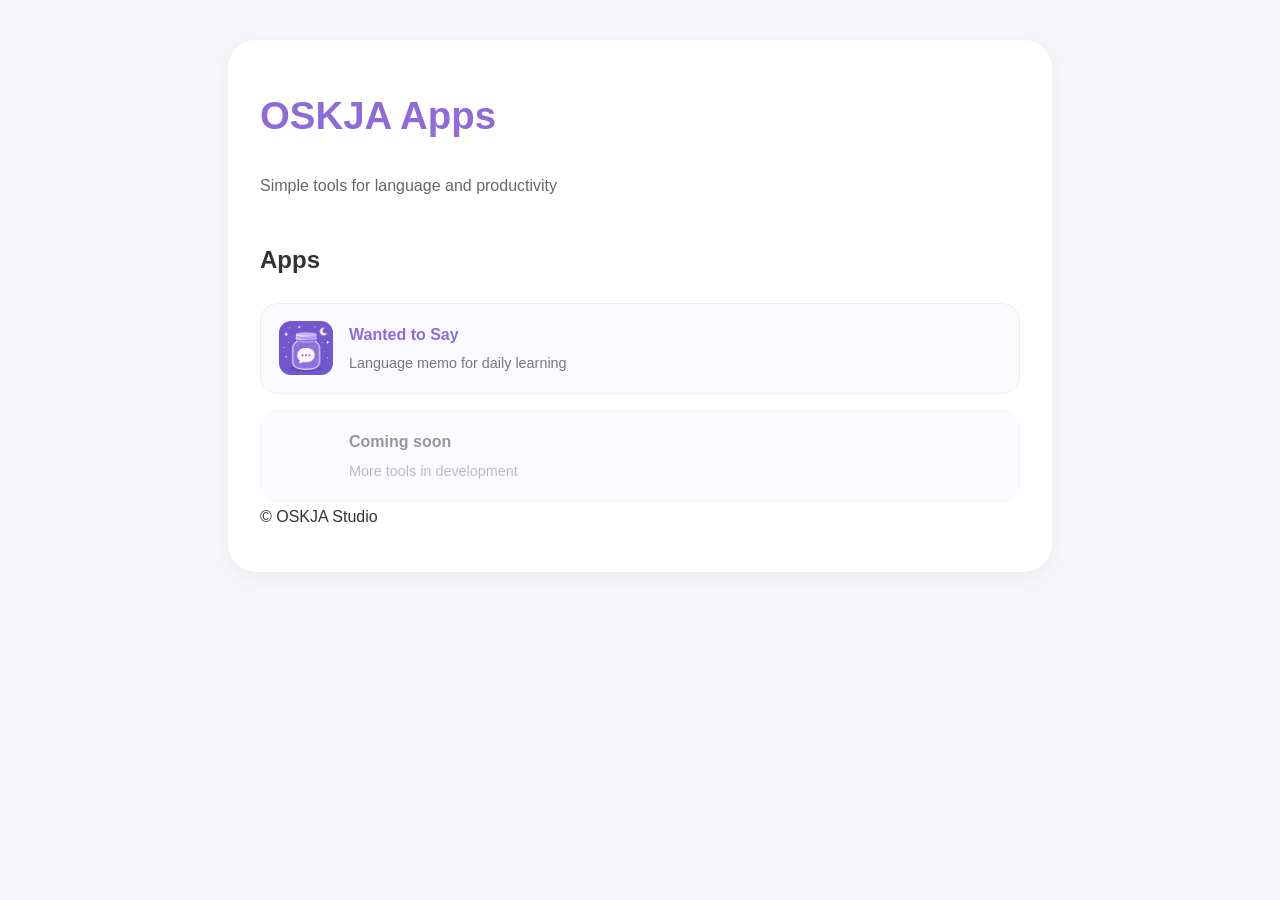
<file: index.html>
<!DOCTYPE html>
<html lang="en">
<head>
  <meta charset="UTF-8">
  <title>OSKJA Apps</title>
  <meta name="viewport" content="width=device-width, initial-scale=1.0">

  <link rel="stylesheet" href="./assets/css/global.css">
  <link rel="stylesheet" href="./assets/css/hub.css">
</head>

<body>

<div class="card">

  <h1>OSKJA Apps</h1>
  <p class="subtitle">Simple tools for language and productivity</p>

  <section>

    <h2>Apps</h2>

    <!-- App Card -->
    <a class="app-card" href="./wanted-to-say/index.html">

      <img src="./wanted-to-say/assets/img/icon.png" class="app-icon">

      <div>
        <div class="app-title">Wanted to Say</div>
        <div class="app-desc">Language memo for daily learning</div>
      </div>

    </a>

    <!-- 追加予定用（プレースホルダ） -->
    <div class="app-card" style="opacity:0.5;">
      <div class="app-icon"></div>
      <div>
        <div class="app-title">Coming soon</div>
        <div class="app-desc">More tools in development</div>
      </div>
    </div>

  </section>

  <footer>
    © OSKJA Studio
  </footer>

</div>

</body>
</html>
</file>
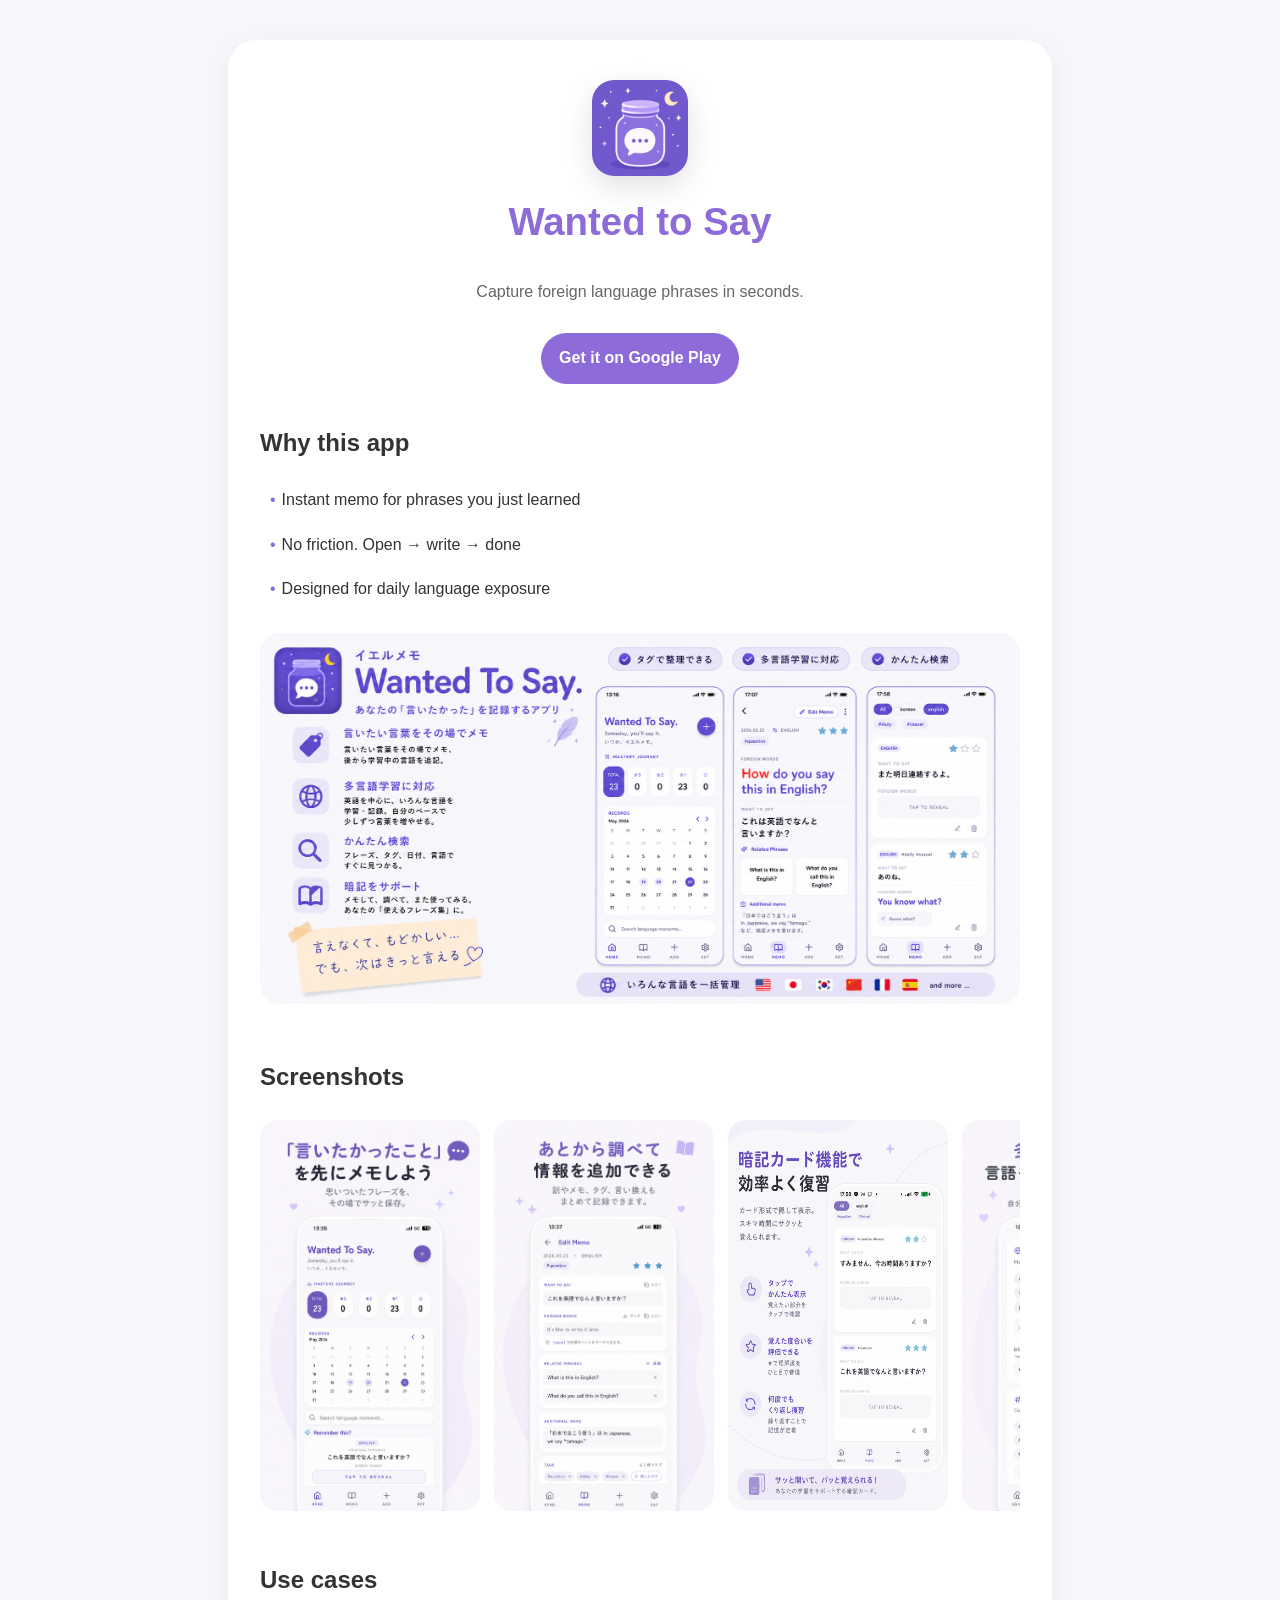
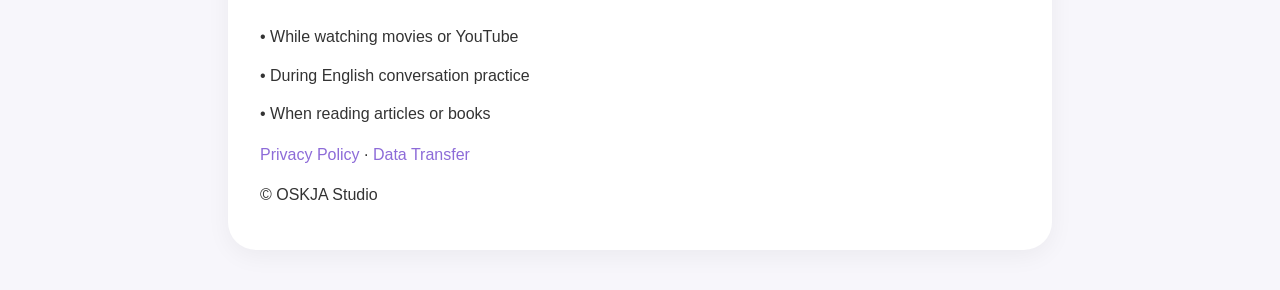
<file: wanted-to-say/index.html>
<!DOCTYPE html>
<html lang="en">
<head>
  <meta charset="UTF-8">
  <title>Wanted to Say - Language Memo App</title>
  <meta name="viewport" content="width=device-width, initial-scale=1.0">

  <link rel="stylesheet" href="../assets/css/global.css">
  <link rel="stylesheet" href="./assets/css/app.css">
  <link rel="icon" href="assets/img/favicon.ico" sizes="any">
</head>

<body>

<div class="card">

  <!-- HERO -->
  <div class="hero">
    <img src="./assets/img/icon.png" alt="icon">
    <h1>Wanted to Say</h1>
    <p class="subtitle">Capture foreign language phrases in seconds.</p>

    <a class="cta" href="https://play.google.com/store/apps/details?id=com.oskja.wantedtosay">
      Get it on Google Play
    </a>
  </div>

  <!-- VALUE -->
  <section class="features">
    <h2>Why this app</h2>

    <div class="feature">Instant memo for phrases you just learned</div>
    <div class="feature">No friction. Open → write → done</div>
    <div class="feature">Designed for daily language exposure</div>
  </section>

  <!-- FEATURE -->
  <section class="feature-graphic">
    <img src="./assets/img/feature/feature.png" class="feature-img">
  </section>

  <!-- SCREENSHOTS -->
  <section class="screenshots">
    <h2>Screenshots</h2>

    <div class="shot-row">
      <img src="./assets/img/screenshots/1.png">
      <img src="./assets/img/screenshots/2.png">
      <img src="./assets/img/screenshots/3.png">
      <img src="./assets/img/screenshots/4.png">
      <img src="./assets/img/screenshots/5.png">
      <img src="./assets/img/screenshots/6.png">
      <img src="./assets/img/screenshots/7.png">
      <img src="./assets/img/screenshots/8.png">
    </div>
  </section>

  <!-- USE CASE -->
  <section class="usecase">
    <h2>Use cases</h2>

    <p>• While watching movies or YouTube</p>
    <p>• During English conversation practice</p>
    <p>• When reading articles or books</p>
  </section>

  <!-- FOOTER -->
  <footer>
    <p>
      <a href="./privacy.html">Privacy Policy</a> ·
      <a href="./data-transfer.html">Data Transfer</a>
    </p>
    © OSKJA Studio
  </footer>

</div>

</body>
</html>
</file>
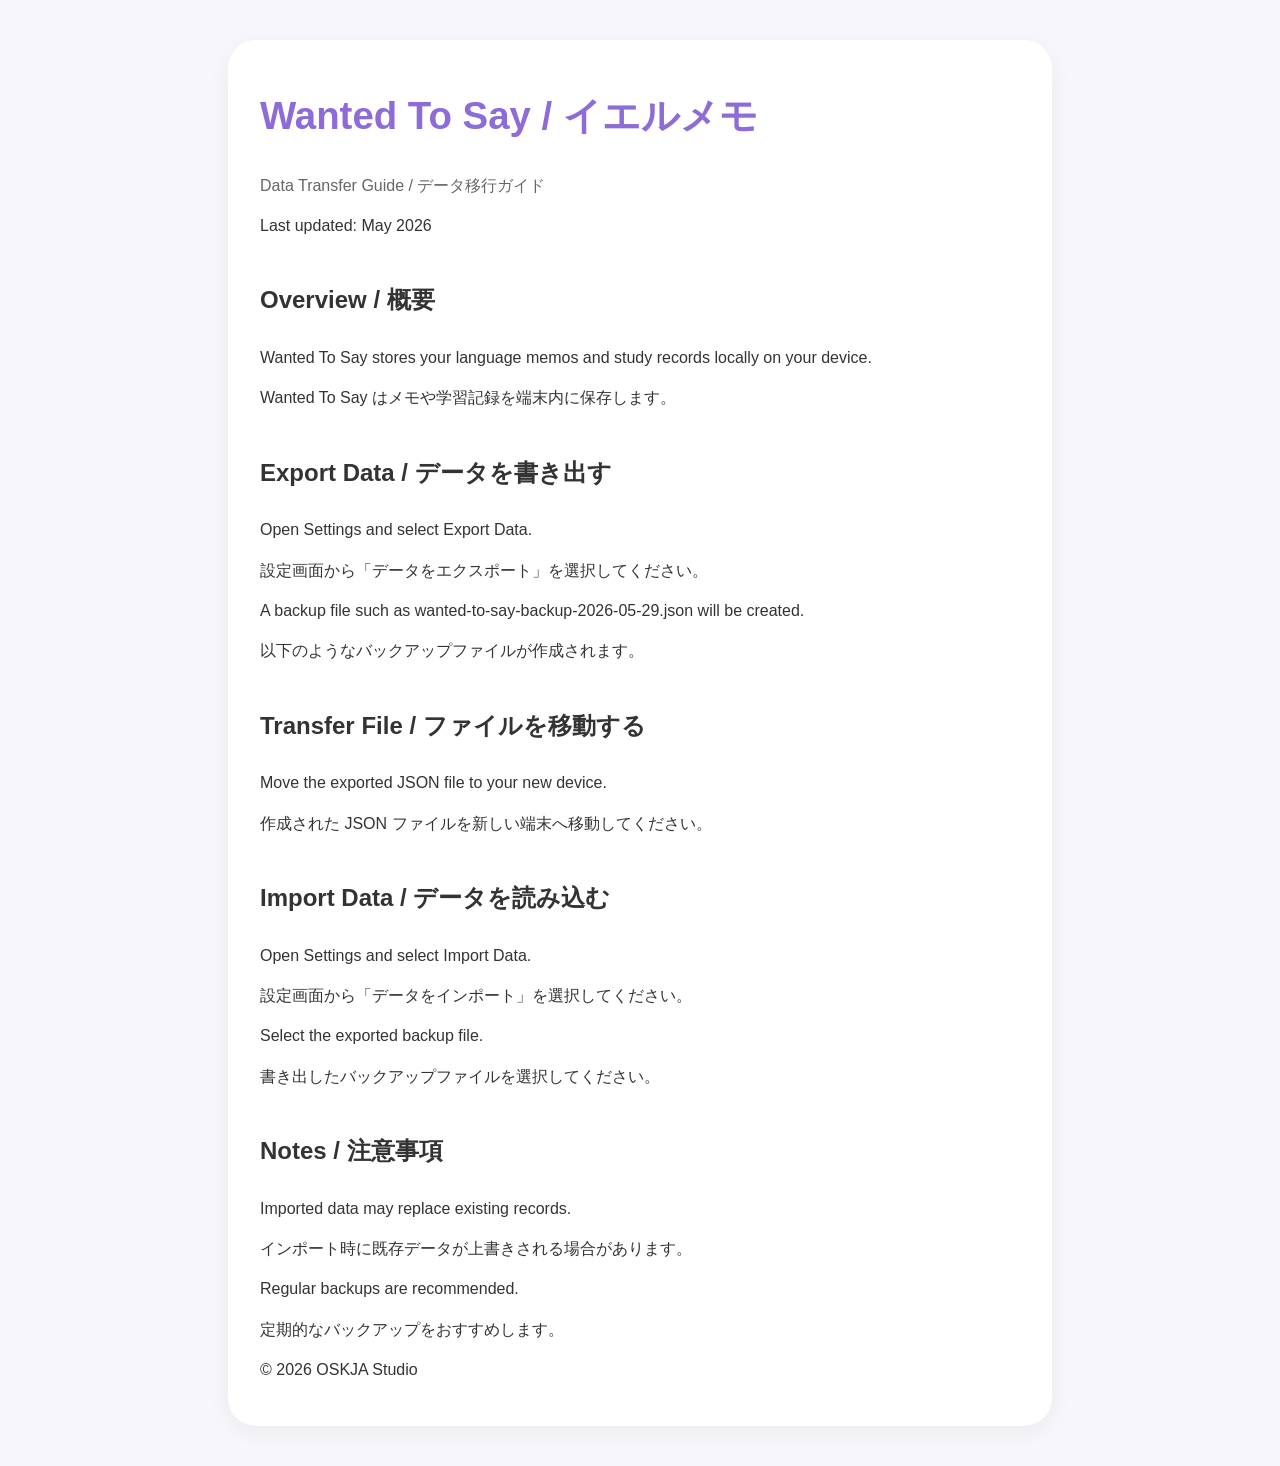
<file: wanted-to-say/data-transfer.html>
<!DOCTYPE html>

<html lang="ja">
<head>
  <meta charset="UTF-8" />
  <meta name="viewport" content="width=device-width, initial-scale=1.0" />
  <title>Wanted To Say - Data Transfer Guide</title>

  <link rel="stylesheet" href="../assets/css/global.css">
  <link rel="stylesheet" href="./assets/css/app.css">
  <link rel="icon" href="assets/img/favicon.ico" sizes="any">
</head>

<body>
  <div class="card">
    <h1>Wanted To Say / イエルメモ</h1>
    <p class="subtitle">
      Data Transfer Guide / データ移行ガイド
    </p>
    
    <p class="updated">
      Last updated: May 2026
    </p>
    
    <section>
      <h2>Overview / 概要</h2>
    
      <p>
        Wanted To Say stores your language memos and study records locally on your device.
      </p>
    
      <p>
        Wanted To Say はメモや学習記録を端末内に保存します。
      </p>
    </section>
    
    <section>
      <h2>Export Data / データを書き出す</h2>
    
      <p>
        Open Settings and select Export Data.
      </p>
    
      <p>
        設定画面から「データをエクスポート」を選択してください。
      </p>
    
      <p>
        A backup file such as wanted-to-say-backup-2026-05-29.json will be created.
      </p>
    
      <p>
        以下のようなバックアップファイルが作成されます。
      </p>
    </section>
    
    <section>
      <h2>Transfer File / ファイルを移動する</h2>
    
      <p>
        Move the exported JSON file to your new device.
      </p>
    
      <p>
        作成された JSON ファイルを新しい端末へ移動してください。
      </p>
    </section>
    
    <section>
      <h2>Import Data / データを読み込む</h2>
    
      <p>
        Open Settings and select Import Data.
      </p>
    
      <p>
        設定画面から「データをインポート」を選択してください。
      </p>
    
      <p>
        Select the exported backup file.
      </p>
    
      <p>
        書き出したバックアップファイルを選択してください。
      </p>
    </section>
    
    <section>
      <h2>Notes / 注意事項</h2>
    
      <p>
        Imported data may replace existing records.
      </p>
    
      <p>
        インポート時に既存データが上書きされる場合があります。
      </p>
    
      <p>
        Regular backups are recommended.
      </p>
    
      <p>
        定期的なバックアップをおすすめします。
      </p>
    </section>

    <footer>
      © 2026 OSKJA Studio
    </footer>
  </div>
</body>
</html>
</file>
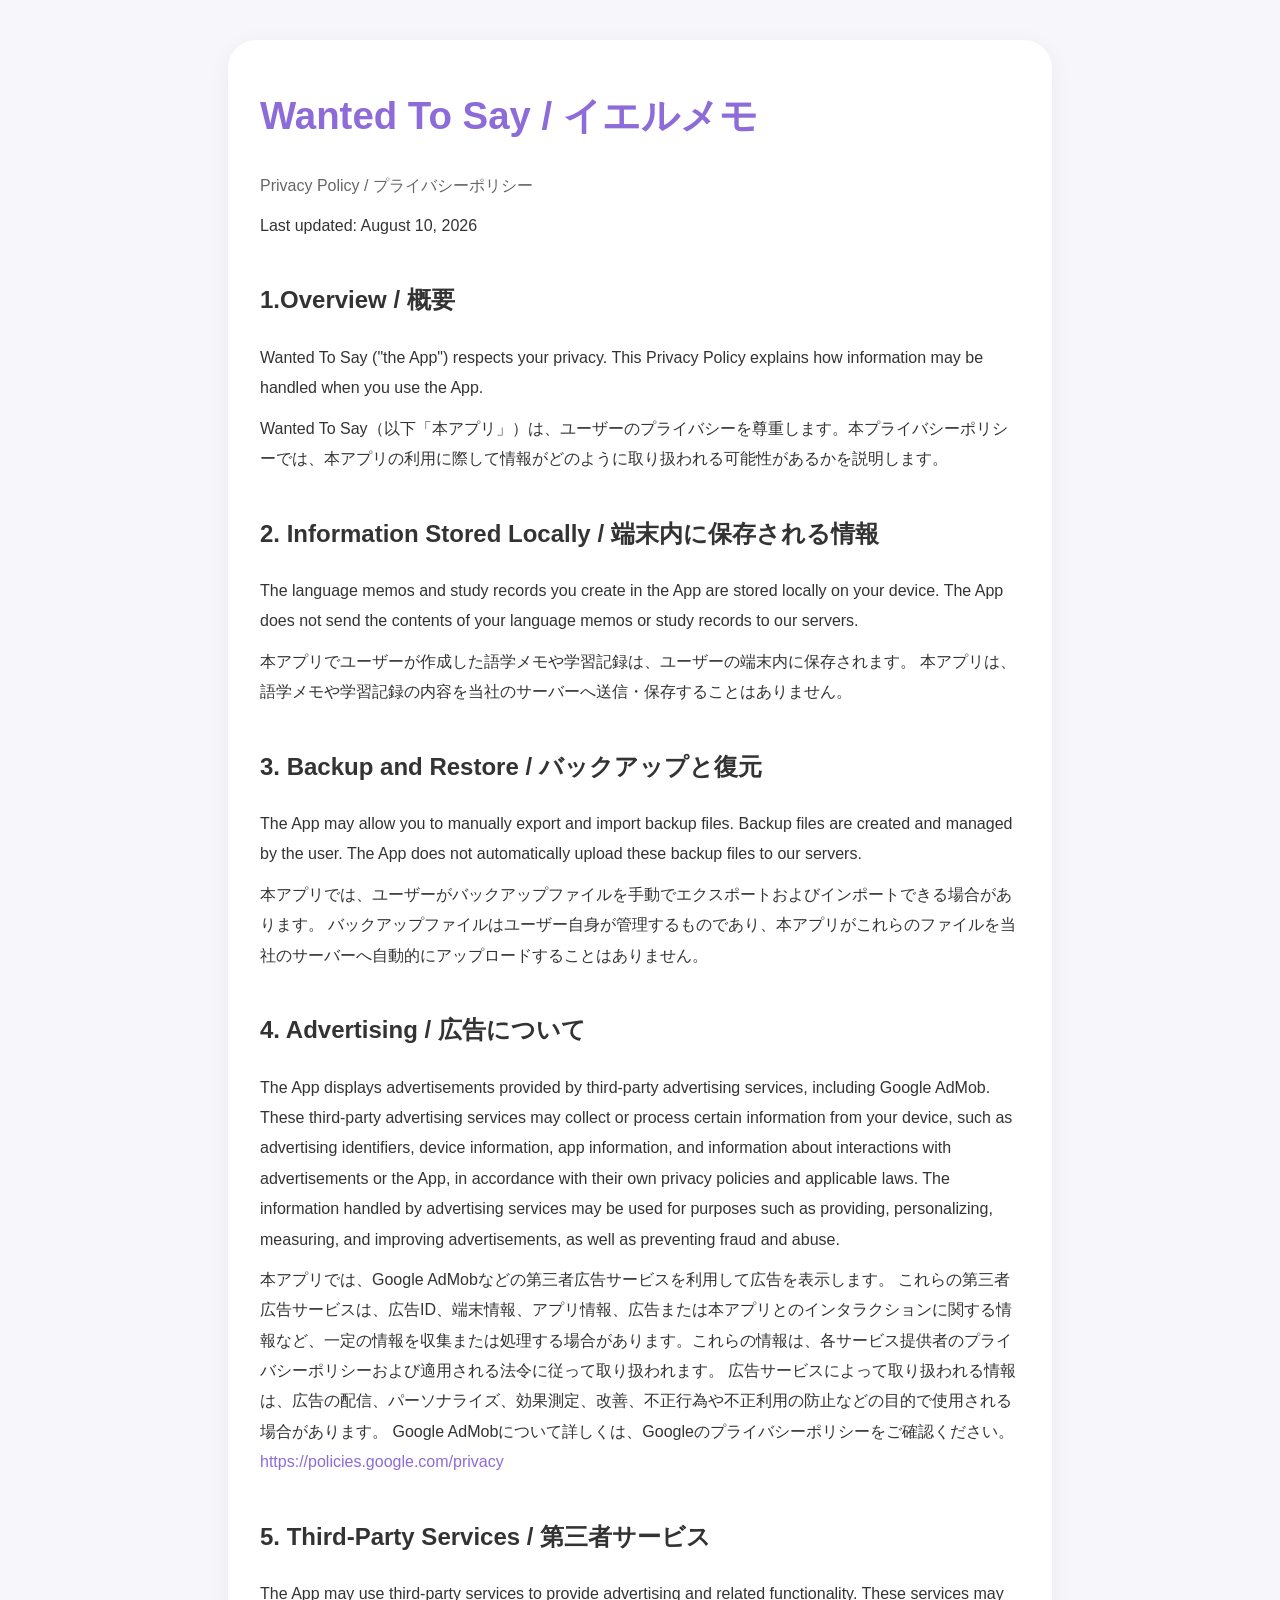
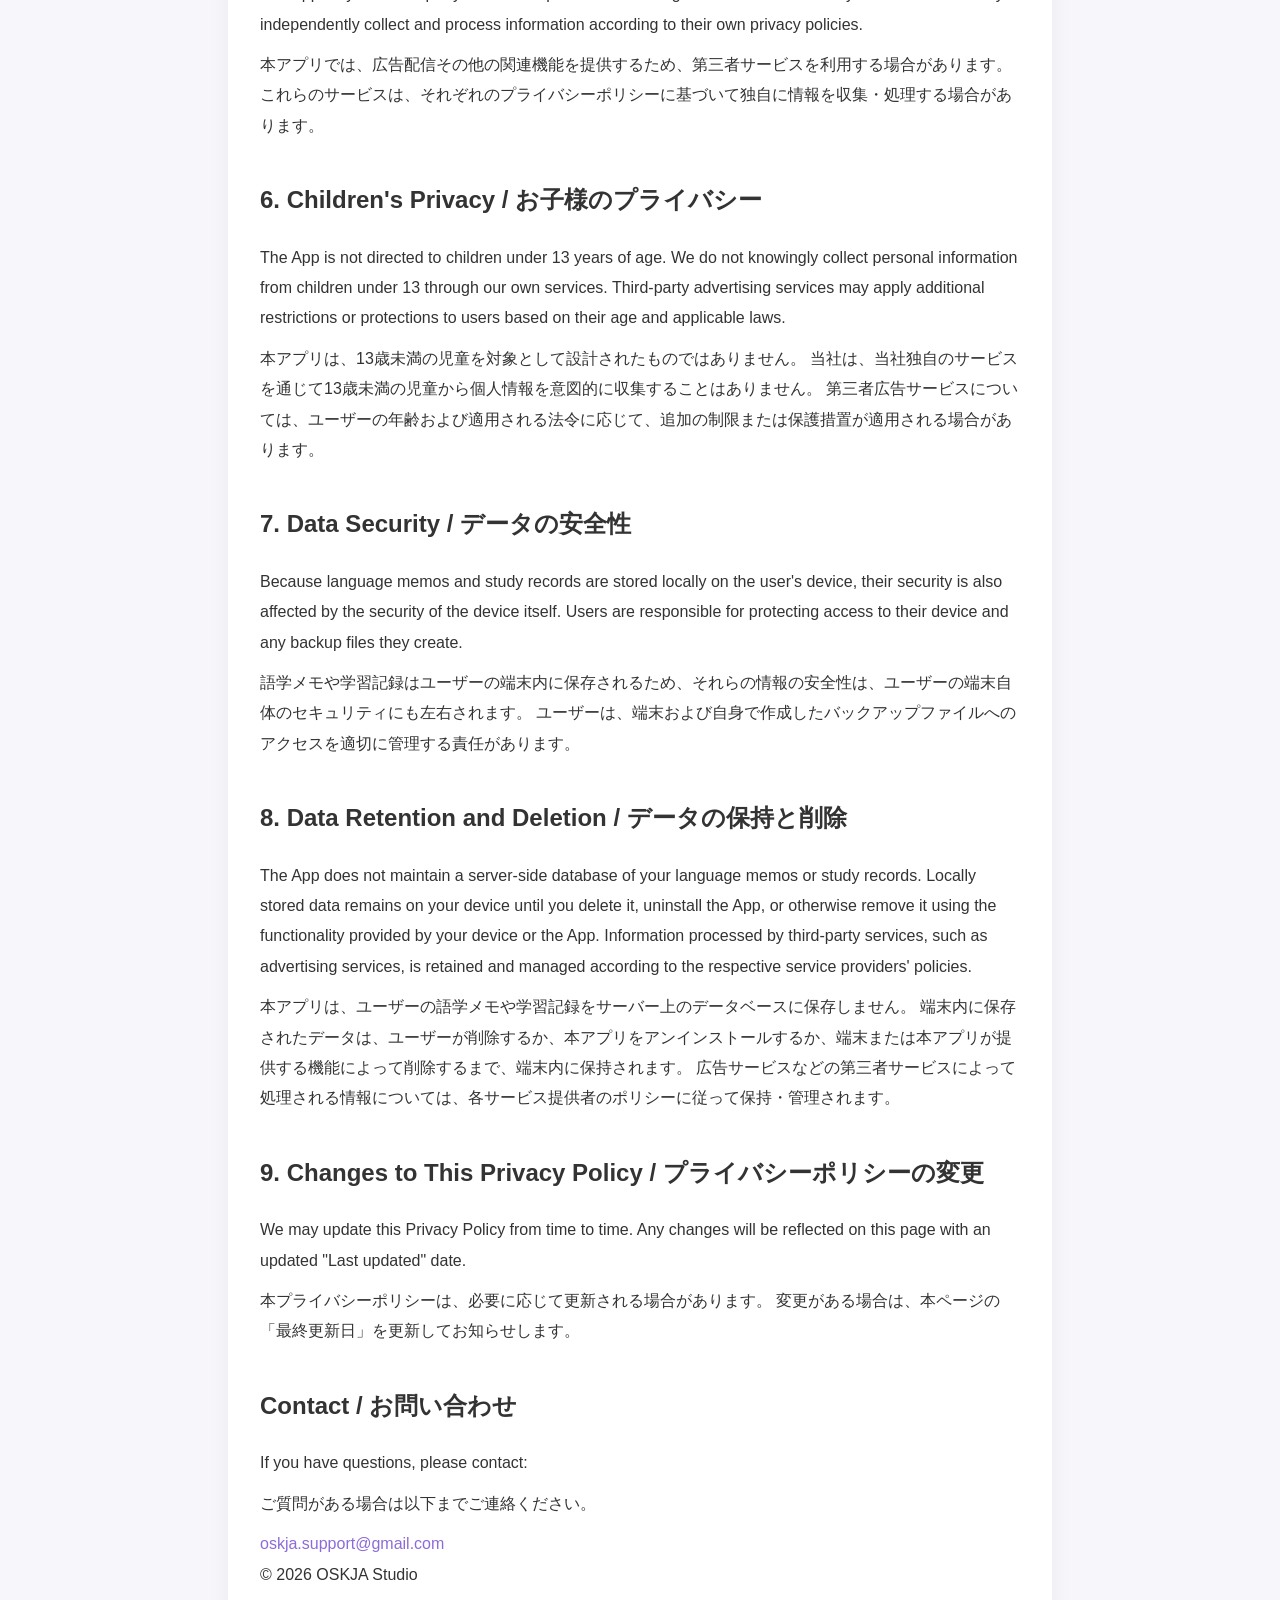
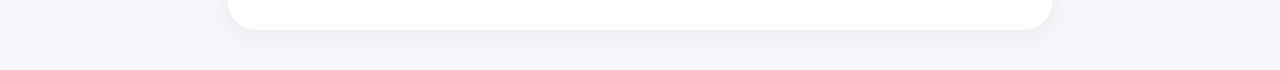
<file: wanted-to-say/privacy.html>
<!DOCTYPE html>
<html lang="ja">
<head>
  <meta charset="UTF-8" />
  <meta name="viewport" content="width=device-width, initial-scale=1.0" />
  <title>Wanted To Say - Privacy Policy</title>

  <link rel="stylesheet" href="../assets/css/global.css">
  <link rel="stylesheet" href="./assets/css/app.css">
  <link rel="icon" href="assets/img/favicon.ico" sizes="any">
</head>

<body>
  <div class="card">
    <h1>Wanted To Say / イエルメモ</h1>

    <p class="subtitle">
      Privacy Policy / プライバシーポリシー
    </p>

    <p class="updated">
      Last updated: August 10, 2026
    </p>

    <section>
      <h2>1.Overview / 概要</h2>

      <p>
        Wanted To Say ("the App") respects your privacy. This Privacy Policy explains how information may be handled when you use the App.
      </p>

      <p>
        Wanted To Say（以下「本アプリ」）は、ユーザーのプライバシーを尊重します。本プライバシーポリシーでは、本アプリの利用に際して情報がどのように取り扱われる可能性があるかを説明します。
      </p>
    </section>

    <section>
      <h2>2. Information Stored Locally / 端末内に保存される情報</h2>

      <p>
        The language memos and study records you create in the App are stored locally on your device.
        The App does not send the contents of your language memos or study records to our servers.
      </p>

      <p>
        本アプリでユーザーが作成した語学メモや学習記録は、ユーザーの端末内に保存されます。
        本アプリは、語学メモや学習記録の内容を当社のサーバーへ送信・保存することはありません。
      </p>
    </section>

    <section>
      <h2>3. Backup and Restore / バックアップと復元</h2>

      <p>
        The App may allow you to manually export and import backup files.
        Backup files are created and managed by the user. The App does not automatically upload these backup files to our servers.
      </p>

      <p>
        本アプリでは、ユーザーがバックアップファイルを手動でエクスポートおよびインポートできる場合があります。
        バックアップファイルはユーザー自身が管理するものであり、本アプリがこれらのファイルを当社のサーバーへ自動的にアップロードすることはありません。
      </p>
    </section>

    <section>
      <h2>4. Advertising / 広告について</h2>

      <p>
        The App displays advertisements provided by third-party advertising services, including Google AdMob.
        These third-party advertising services may collect or process certain information from your device, such as advertising identifiers, device information, app information, and information about interactions with advertisements or the App, in accordance with their own privacy policies and applicable laws.
        The information handled by advertising services may be used for purposes such as providing, personalizing, measuring, and improving advertisements, as well as preventing fraud and abuse.
      </p>

      <p>
        本アプリでは、Google AdMobなどの第三者広告サービスを利用して広告を表示します。
        これらの第三者広告サービスは、広告ID、端末情報、アプリ情報、広告または本アプリとのインタラクションに関する情報など、一定の情報を収集または処理する場合があります。これらの情報は、各サービス提供者のプライバシーポリシーおよび適用される法令に従って取り扱われます。
        広告サービスによって取り扱われる情報は、広告の配信、パーソナライズ、効果測定、改善、不正行為や不正利用の防止などの目的で使用される場合があります。
        Google AdMobについて詳しくは、Googleのプライバシーポリシーをご確認ください。
        <a href="https://policies.google.com/privacy">https://policies.google.com/privacy</a>
      </p>
    </section>

    <section>
      <h2>5. Third-Party Services / 第三者サービス</h2>

      <p>
        The App may use third-party services to provide advertising and related functionality.
        These services may independently collect and process information according to their own privacy policies.
      </p>

      <p>
        本アプリでは、広告配信その他の関連機能を提供するため、第三者サービスを利用する場合があります。
        これらのサービスは、それぞれのプライバシーポリシーに基づいて独自に情報を収集・処理する場合があります。
      </p>
    </section>

    <section>
      <h2>6. Children's Privacy / お子様のプライバシー</h2>

      <p>
        The App is not directed to children under 13 years of age.
        We do not knowingly collect personal information from children under 13 through our own services.
        Third-party advertising services may apply additional restrictions or protections to users based on their age and applicable laws.
      </p>

      <p>
        本アプリは、13歳未満の児童を対象として設計されたものではありません。
        当社は、当社独自のサービスを通じて13歳未満の児童から個人情報を意図的に収集することはありません。
        第三者広告サービスについては、ユーザーの年齢および適用される法令に応じて、追加の制限または保護措置が適用される場合があります。
      </p>
    </section>

    <section>
      <h2>7. Data Security / データの安全性</h2>
    
      <p>
        Because language memos and study records are stored locally on the user's device, their security is also affected by the security of the device itself.
        Users are responsible for protecting access to their device and any backup files they create.
      </p>
    
      <p>
        語学メモや学習記録はユーザーの端末内に保存されるため、それらの情報の安全性は、ユーザーの端末自体のセキュリティにも左右されます。
        ユーザーは、端末および自身で作成したバックアップファイルへのアクセスを適切に管理する責任があります。
      </p>
    </section>
    
    <section>
      <h2>8. Data Retention and Deletion / データの保持と削除</h2>
    
      <p>
        The App does not maintain a server-side database of your language memos or study records.
        Locally stored data remains on your device until you delete it, uninstall the App, or otherwise remove it using the functionality provided by your device or the App.
        Information processed by third-party services, such as advertising services, is retained and managed according to the respective service providers' policies.
      </p>
    
      <p>
        本アプリは、ユーザーの語学メモや学習記録をサーバー上のデータベースに保存しません。
        端末内に保存されたデータは、ユーザーが削除するか、本アプリをアンインストールするか、端末または本アプリが提供する機能によって削除するまで、端末内に保持されます。
        広告サービスなどの第三者サービスによって処理される情報については、各サービス提供者のポリシーに従って保持・管理されます。
      </p>
    </section>

    <section>
      <h2>9. Changes to This Privacy Policy / プライバシーポリシーの変更</h2>
    
      <p>
        We may update this Privacy Policy from time to time.
        Any changes will be reflected on this page with an updated "Last updated" date.
      </p>
    
      <p>
        本プライバシーポリシーは、必要に応じて更新される場合があります。
        変更がある場合は、本ページの「最終更新日」を更新してお知らせします。
      </p>
    </section>

    <section>
      <h2>Contact / お問い合わせ</h2>

      <p>
        If you have questions, please contact:
      </p>

      <p>
        ご質問がある場合は以下までご連絡ください。
      </p>

      <a href="mailto:oskja.support@gmail.com">
        oskja.support@gmail.com
      </a>
    </section>

    <footer>
      © 2026 OSKJA Studio
    </footer>
  </div>
</body>
</html>
</file>
<file: assets/css/global.css>
body {
  font-family: -apple-system, BlinkMacSystemFont, "Segoe UI", sans-serif;
  background: #f7f6fb;
  color: #333;
  margin: 0;
  padding: 40px 20px;
  line-height: 1.9;
}

a {
  color: #8d6bd8;
  text-decoration: none;
  word-break: break-word;
}

p {
  margin: 10px 0;
}

section {
  margin-top: 36px;
}

.card {
  max-width: 760px;
  margin: 0 auto;
  background: #fff;
  border-radius: 28px;
  padding: 40px 32px;
  box-shadow: 0 6px 24px rgba(0,0,0,0.05);
}

h1 {
  margin-top: 0;
  color: #8d6bd8;
  font-size: 2.4rem;
}

.subtitle {
  color: #666;
  margin-top: -8px;
}
</file>
<file: assets/css/hub.css>
/* app list */
.app-card {
  display: flex;
  align-items: center;
  gap: 16px;
  padding: 16px 18px;
  border-radius: 18px;
  background: #faf9ff;
  margin-top: 16px;
  border: 1px solid #eee;
}

.app-card:hover {
  transform: translateY(-2px);
  transition: 0.2s;
}

.app-icon {
  width: 54px;
  height: 54px;
  border-radius: 12px;
  object-fit: cover;
}

.app-title {
  font-weight: 600;
}

.app-desc {
  font-size: 0.9rem;
  color: #777;
}
</file>
<file: wanted-to-say/assets/css/app.css>
.hero {
  text-align: center;
}

.hero img {
  width: 96px;
  height: 96px;
  border-radius: 22px;
  box-shadow: 0 10px 30px rgba(0,0,0,0.12);
}

.cta {
  display: inline-block;
  margin-top: 16px;
  padding: 10px 18px;
  background: #8d6bd8;
  color: white;
  border-radius: 999px;
  font-weight: 600;
}

.features {
  margin-top: 36px;
}

.feature {
  margin-bottom: 14px;
  padding-left: 10px;
}

.feature::before {
  content: "•";
  color: #8d6bd8;
  margin-right: 6px;
}

.feature-graphic {
  margin-top: 28px;
  text-align: center;
}

.feature-img {
  width: 100%;
  max-width: 760px;
  border-radius: 20px;
}

.screenshots {
  margin-top: 40px;
}

.shot-row {
  display: flex;
  gap: 14px;
  overflow-x: auto;
  padding-bottom: 10px;
}

.shot-row img {
  width: 220px;
  border-radius: 18px;
}

.usecase p {
  margin: 8px 0;
}
</file>
